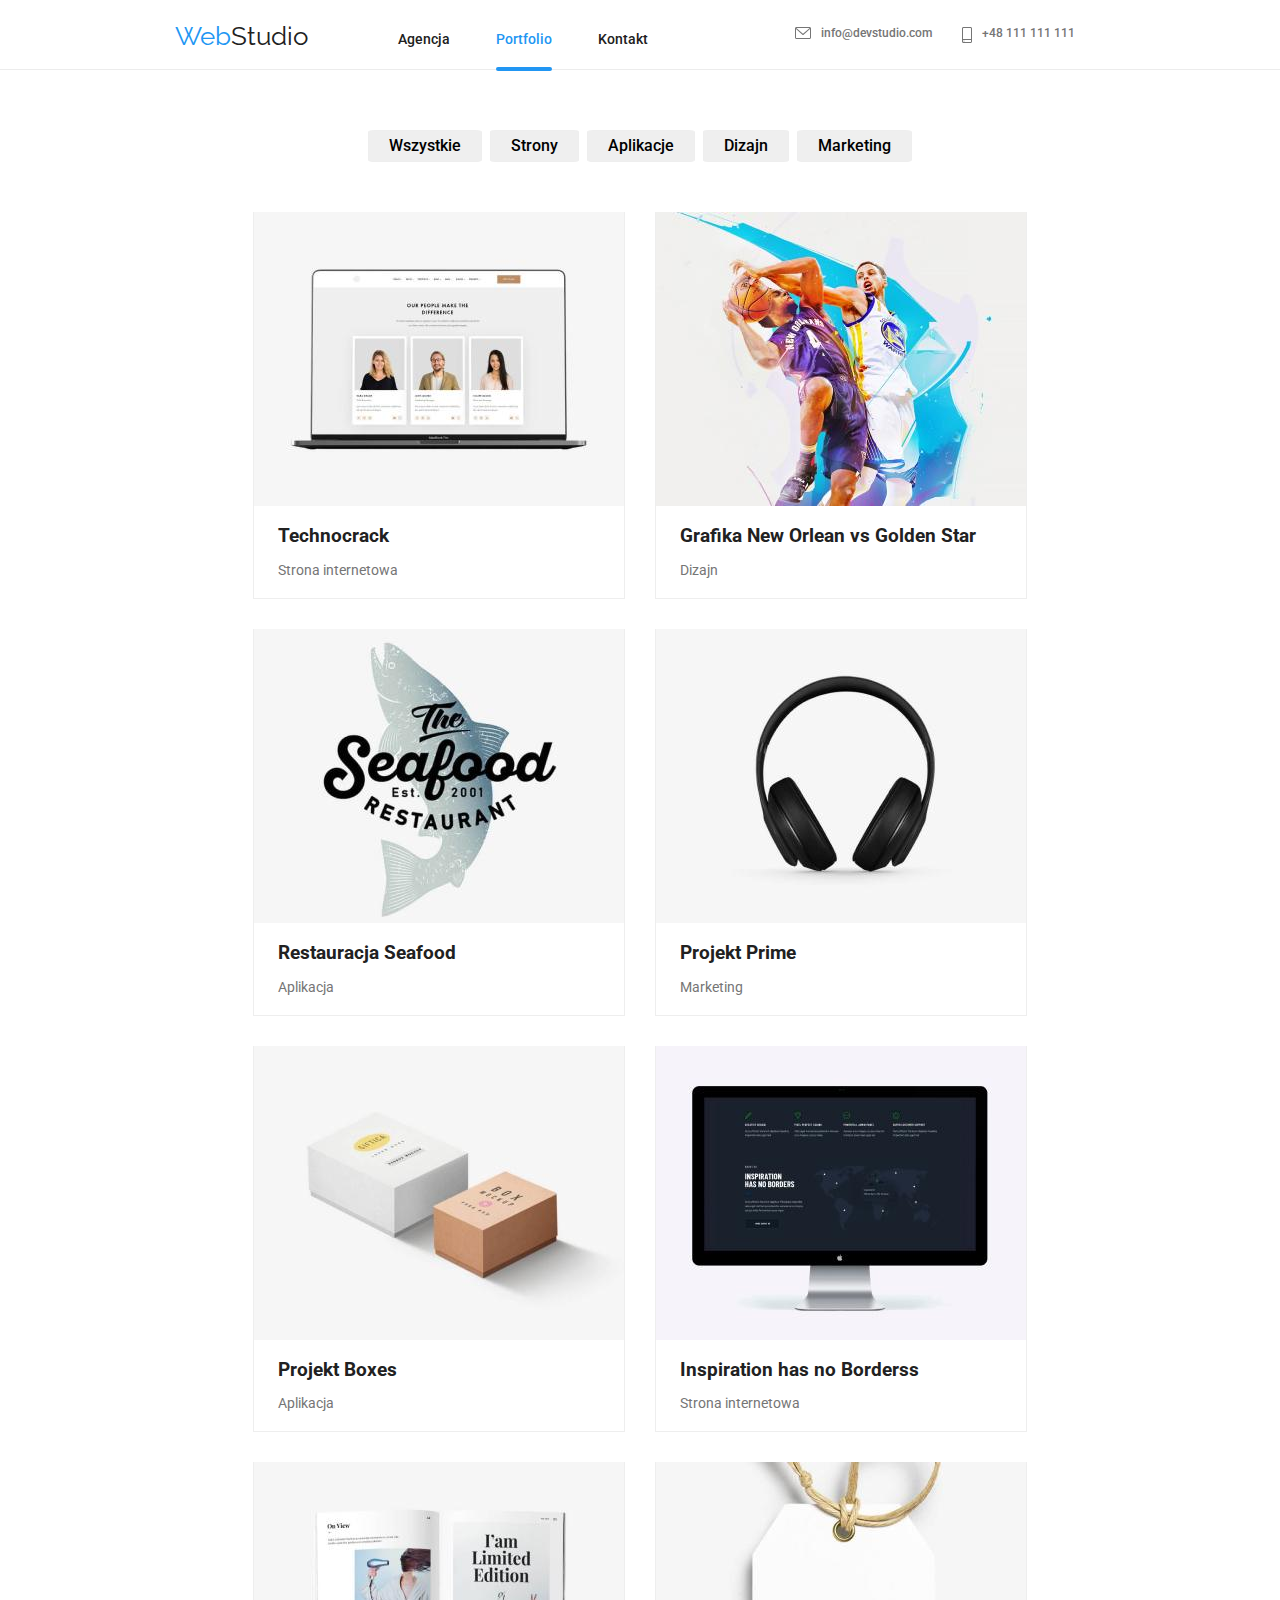
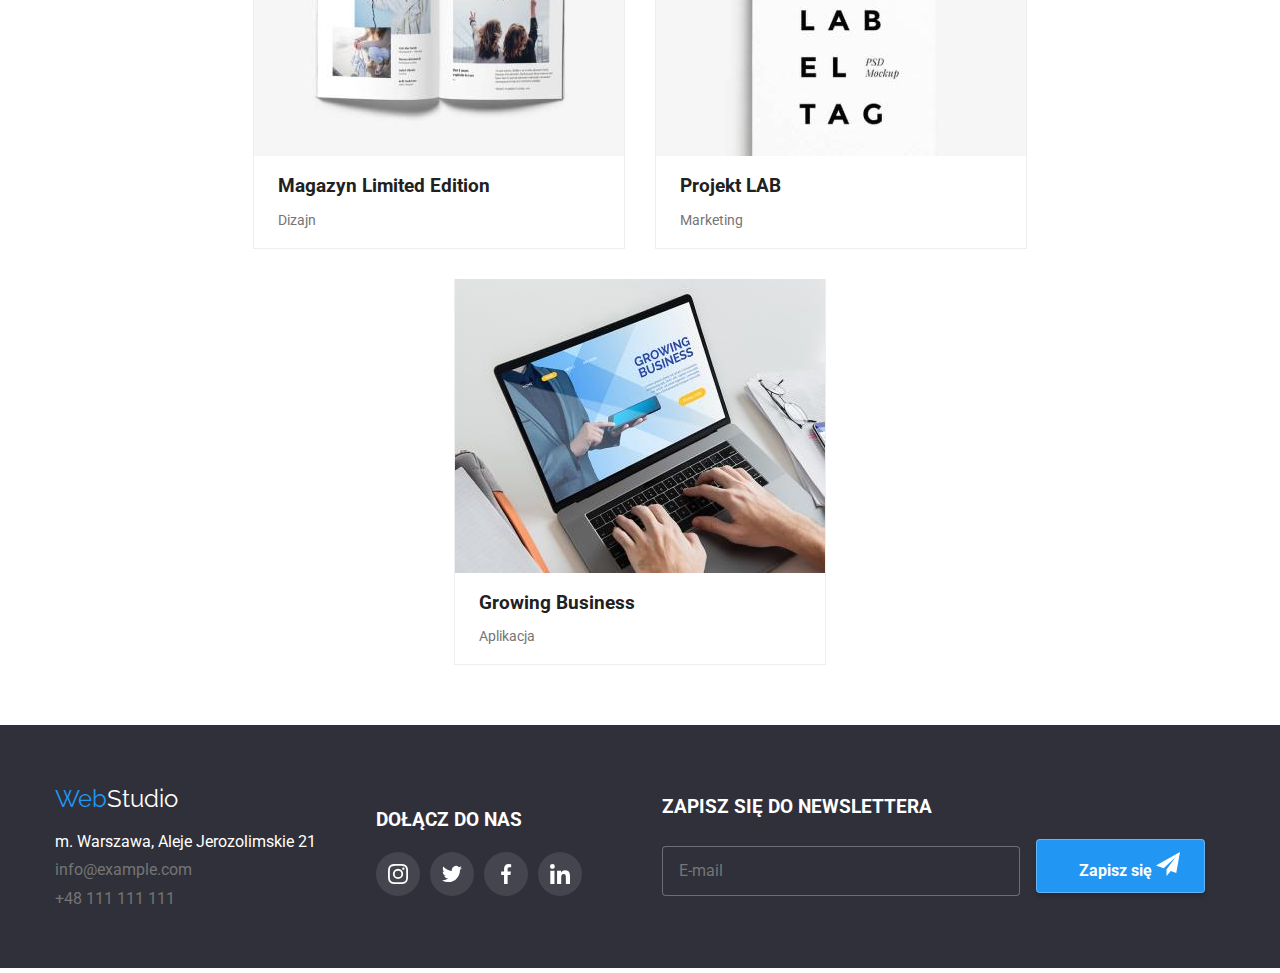
<file: portfolio.html>
<!DOCTYPE html>
<html lang="pl">
  <head>
    <meta charset="UTF-8" />
    <meta http-equiv="X-UA-Compatible" content="IE=edge" />
    <meta name="viewport" content="width=device-width, initial-scale=1.0" />
    <link rel="preconnect" href="https://fonts.googleapis.com" />
    <link rel="preconnect" href="https://fonts.gstatic.com" crossorigin />
    <link
      rel="stylesheet"
      href="css/modern-normalize.min.css"
    />
    <link
      href="https://fonts.googleapis.com/css2?family=Kaushan+Script&family=Raleway:wght@700&family=Roboto:ital,wght@0,100;0,400;0,500;0,700;0,900;1,700&display=swap"
      rel="stylesheet"
    />
    <!-- <link rel="stylesheet" href="css/styles.css" /> -->
    <link rel="stylesheet" href="css/main.min.css" /> 

    <title>Portfolio</title>
  </head>
  <body>
    <header class="header header--border">
      <div class="container header">
      <a class="logo" href="index.html" target="_blank">
        <span class="logo logo--studio">Web</span>Studio</a
      >
      <nav>
        <ul class="social-links">
          <li>
            <a class="social-links__link" href="index.html" target="_blank">Agencja</a>
          </li>
          <li>
            <a class="social-links__link social-links__link--active" href="portfolio.html" target="_blank"
              >Portfolio</a
            >
          </li>
          <li>
            <a class="social-links__link" href="kontakt.html" target="_blank">Kontakt</a>
          </li></ul>
      </nav>
      <ul class="contact-list">
        <li> 
          <a class="contact-list__link" href="mailto:info@devstudio.com"
            > <svg width="16" height="12" class="contact-list__icon contact-list__icon--hover">
              <use  href="./images/icons.svg#message"></use>
            </svg>info@devstudio.com</a
          >
        </li>
        <li>
          <a class="contact-list__link" href="tel:+48111111111">
            <svg  width="10" height="16"class="contact-list__icon contact-list__icon--hover"><use href="./images/icons.svg#phone"></use></svg>+48 111 111 111</a>
        </li>
      </ul></div>
    </header>
        <section class="section">
          <div class="container">
       <ul class="button-list">
          <li>
            <button type="button" class="button-portfolio">Wszystkie</button>
          </li>
          <li>
            <button type="button" class="button-portfolio">Strony</button>
          </li>
            <button type="button" class="button-portfolio">Aplikacje</button>
          </li>
          <li>
            <button type="button" class="button-portfolio">Dizajn</button>
          </li>
          <li>
            <button type="button" class="button-portfolio">Marketing</button>
          </li>
        </ul>
        <ul class="cards">
        <li class="cards__list">
          <figure><div class="cards__img">
              <img src="images/img6.jpg" alt=" Technocrack"/>
              <div class="cards__overlay">
                <p class="cards__desc">Technocrack jest popularną platformą wykorzystywaną do rozpowszechniania koronawirusa. Firmy wykorzystują tę platformę do celów szpiegowskich i ataków na niezabezpieczone serwery konkurencji</p>
              </div></div>
              <figcaption>
                <h3 class="cards__h3">Technocrack</h3>
                <p class="cards__paragraph">Strona internetowa</p>
              </figcaption>
            </figure>
            </li>
          <li class="cards__list">
            <figure><div class="cards__img">
              <img
                src="images/img7.jpg"
                width="370px"
                height="294px"
                alt="Grafika New Orlean vs Golden Star"
              /> <div class="cards__overlay">
                <p class="cards__desc">Technocrack jest popularną platformą wykorzystywaną do rozpowszechniania koronawirusa. Firmy wykorzystują tę platformę do celów szpiegowskich i ataków na niezabezpieczone serwery konkurencji</p>
              </div></div>
              <figcaption>
                <h3 class="cards__h3">Grafika New Orlean vs Golden Star</h3>
                <p class="cards__paragraph">Dizajn</p>
              </figcaption>
            </figure>
          </li>
          <li class="cards__list">
            <figure><div class="cards__img">
              <img
                src="images/img8.jpg"
                width="370px"
                height="294px"
                alt="Restauracja Seafood"
              /><div class="cards__overlay">
                <p class="cards__desc">Technocrack jest popularną platformą wykorzystywaną do rozpowszechniania koronawirusa. Firmy wykorzystują tę platformę do celów szpiegowskich i ataków na niezabezpieczone serwery konkurencji</p>
              </div></div>
              <figcaption>
                <h3 class="cards__h3">Restauracja Seafood</h3>
                <p class="cards__paragraph">Aplikacja</p>
              </figcaption>
            </figure>
          </li>
          <li class="cards__list">
            <figure><div class="cards__img">
              <img
                src="images/img9.jpg"
                width="370px"
                height="294px"
                alt="Projekt Prime"
              /><div class="cards__overlay">
                <p class="cards__desc">Technocrack jest popularną platformą wykorzystywaną do rozpowszechniania koronawirusa. Firmy wykorzystują tę platformę do celów szpiegowskich i ataków na niezabezpieczone serwery konkurencji</p>
              </div></div>
              <figcaption>
                <h3 class="cards__h3">Projekt Prime</h3>
                <p class="cards__paragraph">Marketing</p>
              </figcaption>
            </figure>
          </li>
          <li class="cards__list">
            <figure><div class="cards__img">
              <img
                src="images/img10.jpg"
                width="370px"
                height="294px"
                alt="Projekt Boxes"
              /><div class="cards__overlay">
                <p class="cards__desc">Technocrack jest popularną platformą wykorzystywaną do rozpowszechniania koronawirusa. Firmy wykorzystują tę platformę do celów szpiegowskich i ataków na niezabezpieczone serwery konkurencji</p>
              </div></div>
              <figcaption>
                <h3 class="cards__h3">Projekt Boxes</h3>
                <p class="cards__paragraph">Aplikacja</p>
              </figcaption>
            </figure>
          </li>
          <li class="cards__list">
            <figure><div class="cards__img">
              <img
                src="images/img11.jpg"
                width="370px"
                height="294px"
                alt="Inspiration has no Borders"
              /><div class="cards__overlay">
                <p class="cards__desc">Technocrack jest popularną platformą wykorzystywaną do rozpowszechniania koronawirusa. Firmy wykorzystują tę platformę do celów szpiegowskich i ataków na niezabezpieczone serwery konkurencji</p>
              </div></div>
              <figcaption>
                <h3 class="cards__h3">Inspiration has no Borderss</h3>
                <p class="cards__paragraph">Strona internetowa</p>
              </figcaption>
            </figure>
          </li>
          <li class="cards__list">
            <figure><div class="cards__img">
              <img
                src="images/img12.jpg"
                width="370px"
                height="294px"
                alt="Magazyn Limited Edition"
              /><div class="cards__overlay">
                <p class="cards__desc">Technocrack jest popularną platformą wykorzystywaną do rozpowszechniania koronawirusa. Firmy wykorzystują tę platformę do celów szpiegowskich i ataków na niezabezpieczone serwery konkurencji</p>
              </div></div>
              <figcaption>
                <h3 class="cards__h3">Magazyn Limited Edition</h3>
                <p class="cards__paragraph">Dizajn</p>
              </figcaption>
            </figure>
          </li>
          <li class="cards__list">
            <figure><div class="cards__img"><img
                src="images/img13.jpg"
                width="370px"
                height="294px"
                alt="Projekt LAB"
              /><div class="cards__overlay">
                <p class="cards__desc">Technocrack jest popularną platformą wykorzystywaną do rozpowszechniania koronawirusa. Firmy wykorzystują tę platformę do celów szpiegowskich i ataków na niezabezpieczone serwery konkurencji</p>
              </div></div>
              <figcaption>
                <h3 class="cards__h3">Projekt LAB</h3>
                <p class="cards__paragraph">Marketing</p>
              </figcaption>
            </figure>
          </li>
          <li class="cards__list">
            <figure><div class="cards__img">
              <img
                src="images/img14.jpg"
                width="370px"
                height="294px"
                alt="Growing Business"
              /><div class="cards__overlay">
                <p class="cards__desc">Technocrack jest popularną platformą wykorzystywaną do rozpowszechniania koronawirusa. Firmy wykorzystują tę platformę do celów szpiegowskich i ataków na niezabezpieczone serwery konkurencji</p>
              </div></div>
              <figcaption>
                <h3 class="cards__h3">Growing Business</h3>
                <p class="cards__paragraph">Aplikacja</p>
              </figcaption>
            </figure>
          </li>
        </ul></div>
      </section>
      </main>
      <footer class="footer">
        <div class="container footer--style">
        <div>
          <a class="logo-footer" href="index.html" class="logo" target="_blank">
          <span class="logo-footer logo-footer--studio">Web</span>Studio</a>
        <adress>
          <ul class="footer-links">
            <li>
              <a class="footer-links__address" href="addres.html"
                >m. Warszawa, Aleje Jerozolimskie 21</a
              >
            <li>
              <a class="footer-links__link" href="mailto:info@example.com"
                >info@example.com</a
              >
            </li>
            <li>
              <a class="footer-links__link" href="tel:+48111111111">+48 111 111 111</a>
            </li>
          </ul></adress></div>
        <div class="join-us">
          <h3 class="footer-h3"> DOŁĄCZ DO NAS</h3>
          <ul class="join-us__list">
          <li><a class="join-us__circle" href="#"><svg width="20" height="20"><use class="join-us__svg" href="./images/icons.svg#instagram"></use></svg></a></li>
          <li><a class="join-us__circle" href="#"><svg width="20" height="20"><use class="join-us__svg" href="./images/icons.svg#twitter"></use></svg></a></li>
          <li><a class="join-us__circle"href="#"><svg width="20" height="20"><use class="join-us__svg" href="./images/icons.svg#facebook"></use></svg></a></li>
          <li><a class="join-us__circle" href="#"><svg width="20" height="20"><use class="join-us__svg" href="./images/icons.svg#linkedin"></use></svg></a></li>
          </ul>
        </div>
        <div class="sign-up">
          <h3 class="footer-h3"> ZAPISZ SIĘ DO NEWSLETTERA</h3>
          <form class="sign-up__form">
          <label class="sign-up__label">
            <input type="email" name="email" class="sign-up__email" placeholder="E-mail"/>
          </label>
        <button type="submit" class="footer-button">
          Zapisz się
          <svg width="24" height="24"><use href="./images/icons.svg#form-send"></use></svg>
        </button>
      </form>  
    </div>
    </div>
      </footer>
  </body>
</html>
</file>
<file: css/styles.css>
:root {
  --headers-color: #212121;
  --logo-color: #2196f3;
  --logo-ftr: #ffffff;
  --background: #e5e5e5;
  --paragraph-color: #757575;
  --team-background-color: #f5f4fa;
  --ftr-background: #2f303a;
  --border-color: #eeeeee;
  --header-border: #ececec;
  --social-items: rgba(175, 177, 184, 1);
  --social-items-bg: rgba(255, 255, 255, 0.1);
  --team-icons: #afb1b8;
  --transition: 250ms cubic-bezier(0.4, 0, 0.2, 1);
}
:hover,
:focus {
  transition: 250ms cubic-bezier(0.4, 0, 0.2, 1);
}
* {
  padding: 0;
  margin: 0;
}
body {
  font-family: "Roboto", sans-serif;
  color: var(--headers-color);
}
.container {
  width: 1200px;
  margin: 0 auto;
}

.header {
  display: flex;
  align-items: center;
}
.header--border {
  border-bottom: 1px solid var(--header-border);
  padding: 32px 0;
}

.logo {
  font-family: "Raleway";
  font-size: 26px;
  text-decoration: none;
  color: var(--headers-color);
  display: flex;
  margin-right: 93px;
}

.logo--studio {
  color: var(--logo-color);
}

.social-links {
  text-decoration: none;
  display: inline-flex;
  list-style: none;
  font-weight: 500;
  align-items: center;
  text-decoration: none;
  column-gap: 46px;
  color: var(--headers-color);
}

.social-links__link {
  text-decoration: none;
  color: var(--headers-color);
  list-style: none;
  display: flex;
  align-items: center;
}
.social-links__link:hover,
.social-links__link:focus {
  color: var(--logo-color);
}
.link--active {
  color: var(--logo-color);
  position: relative;
}
.link--active::after {
  background: var(--logo-color);
  border-radius: 2px;
  position: absolute;
  content: "";
  width: 100%;
  height: 4px;
  bottom: -39px;
}

.contact-list {
  text-decoration: none;
  display: flex;
  list-style: none;
  color: var(--paragraph-color);
  column-gap: 20px;
  margin-left: auto;
}
.contact-list a:hover svg {
  fill: var(--logo-color);
}

.contact-list__mail {
  text-decoration: none;
  color: var(--paragraph-color);
  list-style: none;
}
.contact-list__mail:hover,
.contact-list__mail:focus {
  color: var(--logo-color);
}
.contact-list__mail-icon {
  margin-right: 10px;
  display: inline-flex;
}

.icons-active:hover,
.icons-active:focus {
  fill: var(--logo-color);
}
.contact-list__tel {
  text-decoration: none;
  color: var(--paragraph-color);
  list-style: none;
  display: inline-flex;
}
.contact-list__tel:hover,
.contact-list__tel:focus {
  color: var(--logo-color);
}
.contact-list__tel-icon {
  margin-left: 30px;
  margin-right: 10px;
}
.section {
  padding-top: 94px;
  padding-bottom: 94px;
}

.background-img {
  background: var(--headers-color);
  background: linear-gradient(
      to right,
      rgba(47, 48, 58, 0.4),
      rgba(47, 48, 58, 0.4)
    ),
    url("../images/Img15.jpg");
  background-repeat: no-repeat;
  background-size: cover;
  max-width: 1600px;
  margin: 0 auto;
}
.first-header {
  padding-top: 90px;
  padding-bottom: 90px;
}
.first-header__style {
  text-align: center;
  justify-content: center;
  display: flex;
  font-size: 44px;
  letter-spacing: 0.06em;
  color: var(--logo-ftr);
  line-height: 1.36;
  text-shadow: 0px 4px 4px rgba(0, 0, 0, 0.25);
  font-weight: 900;
  line-height: 1, 37;
}
.first-button {
  background-color: var(--logo-color);
  color: var(--logo-ftr);
  text-align: center;
  font-size: 16px;
  cursor: pointer;
  font-weight: 700;
  line-height: 1.9;
  display: flex;
  justify-content: center;
  margin: 30px auto;
  width: 200px;
  border: 1px solid rgba(0, 0, 0, 0.15);
  border-radius: 4px;
  padding: 10px 40px;
}

.possibilities-list {
  display: flex;
  align-items: center;
  column-gap: 20px;
}
.possibilities-list__item {
  display: flex;
  flex-direction: column;
  text-decoration: none;
  text-align: center;
  list-style: none;
}
.possibilities-list__div {
  width: 270px;
  height: 120px;
  background-color: var(--team-background-color);
  border: 1px solid var(--team-background-color);
  border-radius: 4%;
  margin-bottom: 30px;
}
.possibilities-list__svg {
  align-items: center;
  fill: var(--team-background-color);
  width: 70px;
  height: 70px;
  margin-top: 25px;
}

.possibilities-list__h3 {
  font-size: 14px;
  font-weight: 700;
  line-height: 1.5;
  text-decoration: none;
  display: flex;
  padding-bottom: 10px;
}
.possibilities-list__paragraph {
  font-size: 14px;
  text-decoration: none;
  color: var(--paragraph-color);
  display: flex;
  text-align: left;
}
.team-background {
  background-color: var(--team-background-color);
}

.header-secondary {
  font-size: 36px;
  color: var(--headers-color);
  text-align: center;
  display: block;
  margin-bottom: 50px;
  border-radius: 4px;
}
.section-style {
  padding-top: 0px;
}
.work-spaces {
  display: flex;
  align-items: center;
  text-decoration: none;
  list-style: none;
  justify-content: center;
  column-gap: 30px;
}
.work-spaces__list {
  text-decoration: none;
  justify-content: center;
  list-style: none;
  display: flex;
  align-items: center;
  position: relative;
  bottom: 0;
}
.work-spaces__div {
  position: absolute;
  width: 100%;
  height: 70px;
  background: rgba(47, 48, 58, 0.8);
  left: 210x;
  bottom: 0;
}
.work-spaces__paragraph {
  color: var(--logo-ftr);
  position: absolute;
  display: flex;
  text-align: center;
  justify-content: center;
  font-weight: 700;
  font-size: 14px;
  line-height: 16px;
  text-transform: uppercase;
}
.computer-app {
  padding: 27px 90px;
}
.mobile-app {
  padding: 27px 110px;
}
.graphics-solutions {
  padding: 27px 94px;
}
.team-cards {
  display: flex;
  column-gap: 30px;
  justify-content: center;
  text-align: center;
}
.team-cards__figure {
  box-shadow: 0px 1px 3px rgba(0, 0, 0, 0.12), 0px 1px 1px rgba(0, 0, 0, 0.14),
    0px 2px 1px rgba(0, 0, 0, 0.2);
  border-radius: 0px 0px 4px 4px;
  line-height: 1.5;
  display: inline;
  justify-content: center;
  text-align: center;
  background-color: var(--logo-ftr);
}
.team-cards__name {
  font-size: 16px;
  font-weight: 500;
  text-decoration: none;
  display: flex;
  justify-content: center;
  text-align: center;
  padding: 30px 99px 10px;
}
.team-cards__workplace {
  font-size: 14px;
  font-weight: 400px;
  text-decoration: none;
  color: var(--paragraph-color);
  display: flex;
  justify-content: center;
  text-align: center;
}
.team-cards--style {
  margin-top: 16px;
}
.team-cards__list {
  list-style: none;
  display: flex;
  justify-content: center;
  align-items: center;
  column-gap: 10px;
  margin-bottom: 30px;
}

.team-cards__items {
  display: flex;
  align-items: center;
  justify-content: center;
  fill: var(--team-icons);
  width: 44px;
  height: 44px;
  border-radius: 50%;
}
.team-cards__items:hover {
  background-color: var(--logo-color);
  display: flex;
  justify-content: center;
  align-items: center;
  width: 44px;
  height: 44px;
}
.team-cards__items:hover svg {
  fill: var(--logo-ftr);
}
.team-cards__svg {
  fill: var(--team-icons);
  column-gap: 30px;
  align-items: center;
  cursor: pointer;
  display: flex;
}

.customers {
  list-style: none;
  display: inline-flex;
  gap: 30px;
  align-items: center;
}

.customers__list {
  border: 1px solid var(--social-items);
  border-radius: 4%;
  display: flex;
  justify-content: center;
  align-items: center;
  width: 170px;
  height: 92px;
  cursor: pointer;
  fill: var(--logo-ftr);
}
.customers__list a {
  display: flex;
  justify-content: center;
  align-items: center;
  width: 100%;
  height: 100%;
}
.customers__list:hover {
  border: 1px solid var(--logo-color);
}
.customers__list a:hover svg {
  fill: var(--logo-color);
}

.customers__svg {
  fill: var(--social-items);
}
.footer {
  background-color: var(--ftr-background);
  text-decoration: none;
  display: block;
  align-items: center;
  padding: 60px 0px;
}
.footer--style {
  display: flex;
}
.logo-footer {
  color: var(--logo-ftr);
  text-decoration: none;
  font-size: 36px;
  font-family: "Raleway";
  display: block;
  align-items: center;
}
.footer-links {
  list-style: none;
  margin-top: 20px;
}
.footer-links__address {
  color: var(--logo-ftr);
  cursor: pointer;
  text-decoration: none;
  list-style: none;
}

.footer-links__mail {
  color: var(--paragraph-color);
  padding-top: 10px;
  list-style: none;
  text-decoration: none;
  display: block;
  align-items: center;
}
.footer-links__mail:hover,
.footer-links__mail:focus {
  color: var(--logo-color);
}
.footer-links__tel {
  color: var(--paragraph-color);
  padding-top: 10px;
  display: block;
  list-style: none;
  text-decoration: none;
  padding-bottom: 60px;
}
.footer-links__tel:hover,
.footer-links__tel:focus {
  color: var(--logo-color);
}
.join-us {
  flex-direction: column;
  justify-content: center;
  column-gap: 30px;
  margin-top: 12px;
  margin-left: 70px;
}

.footer-h3 {
  color: var(--logo-ftr);
  justify-content: center;
}
.join-us__list {
  list-style: none;
  display: flex;
}
.join-us__circle {
  padding: 12px;
  background-color: var(--social-items-bg);
  border-radius: 50%;
  display: flex;
  align-items: center;
  justify-content: center;
  margin-top: 20px;
  margin-right: 10px;
}
.join-us__circle:hover {
  background-color: var(--logo-color);
}
.join-us__circle:hover svg {
  fill: var(--logo-color);
}
.join-us__svg {
  fill: var(--logo-ftr);
  column-gap: 10px;
  align-items: center;
  cursor: pointer;
}
.sign-up {
  flex-direction: column;
  justify-content: center;
  column-gap: 30px;
  margin-top: 12px;
  margin-left: 70px;
  flex-grow: 1;
}
.sign-up__form {
  display: flex;
  align-items: center;
  margin-top: 20px;
  column-gap: 12px;
}
.sign-up__label {
  max-width: 358px;
  width: 100%;
}
.sign-up__email {
  background-color: var(--ftr-background);
  font-size: 16px;
  cursor: pointer;
  font-weight: 400;
  border-radius: 4px;
  border: 1px solid rgba(255, 255, 255, 0.3);
  filter: drop-shadow(0px 4px 4px rgba(0, 0, 0, 0.15));
  border-radius: 4px;
  padding: 15px;
  width: calc(100% - 15px);
}
.sign-up__email:hover,
.sign-up__email:focus {
  background-color: var(--ftr-background);
}
.footer-button {
  padding: 12px 24px 12px 42px;
  background-color: var(--logo-color);
  box-shadow: 0px 4px 4px rgba(0, 0, 0, 0.15);
  border: 1px solid rgba(255, 255, 255, 0.3);
  border-radius: 4px;
  cursor: pointer;
  color: var(--logo-ftr);
  font-weight: 700;
  font-size: 16px;
  display: flex;
  justify-content: center;
  align-items: center;
  column-gap: 24px;
}
.footer-button svg {
  fill: #ffffff;
}
.email {
  margin-bottom: 20px;
  background-color: var(--ftr-background);
}
.overlay {
  position: fixed;
  width: 100%;
  height: 100%;
  left: 0;
  top: 0;
  background-color: rgba(0, 0, 0, 0.2);
  display: flex;
  justify-content: center;
  align-items: center;
  transition: 250ms ease-in-out;
}
.is-hidden {
  pointer-events: none;
  visibility: hidden;
  opacity: 0;
  transform: translateX(-50%) translateY(-50%) scale(0) rotate(0deg)
    skew(40deg, 40deg);
  cursor: pointer;
}
.modal {
  width: 528px;
  height: 581px;
  background-color: #ffffff;
  position: relative;
}
.close-btn {
  width: 30px;
  height: 30px;
  border-radius: 50%;
  border: 1px solid rgba(0, 0, 0, 0.1);
  position: absolute;
  top: 8px;
  right: 8px;
  cursor: pointer;
  background-color: #ffffff;
}

.form__header {
  padding: 40px 40px 12px 40px;
  display: flex;
  justify-content: center;
  align-items: center;
  font-weight: 700;
}
.form__label {
  display: flex;
  flex-direction: column;
  padding: 0px 40px 0px 40px;
  font-weight: 400;
  font-size: 12px;
  color: rgba(117, 117, 117, 1);
}

.form__input {
  border: 1px solid rgba(33, 33, 33, 0.2);
  border-radius: 4px;
  padding: 11px 0px 11px 40px;
  margin-top: 4px;
  outline: none;
}
.form__input:focus {
  border: 1px solid var(--logo-color);
  border-radius: 4px;
}
.form__input:focus + svg {
  fill: var(--logo-color);
}
.form__svg {
  position: relative;
  bottom: 30px;
  left: 12px;
  display: flex;
  align-items: center;
  justify-content: center;
  transition: var(--transition);
}
.form__svg:focus {
  fill: var(--logo-color);
}
.form__textarea {
  padding: 11px 0px 11px 12px;
  border: 1px solid rgba(33, 33, 33, 0.2);
  border-radius: 4px;
  margin-top: 4px;
  outline: none;
}
.form__textarea:focus {
  border: 1px solid var(--logo-color);
  border-radius: 4px;
}
.form__check {
  display: inline-flex;
  justify-content: center;
  align-items: center;
  font-weight: 400;
  font-size: 14px;
  color: rgba(117, 117, 117, 1);
  margin: 20px 0px 30px 54px;
  line-height: 24px;
  letter-spacing: 0.03em;
}

.form__checkbox {
  appearance: none;
}
.form__checkbox--div {
  margin-right: 7px;
  width: 16px;
  height: 15px;
  outline: none;
  border: 2px solid rgba(33, 33, 33, 1);
  border-radius: 3px;
}
.form__checkbox--div,
.form__checkbox--div svg {
  transition: 250ms cubic-bezier(0.4, 0, 0.2, 1);
}

.form__svg-check {
  position: relative;
  display: none;
}
.form__checkbox:checked + .form__checkbox--div {
  background: var(--logo-color);
  border: 2px solid var(--logo-color);
  display: flex;
  align-items: center;
  justify-content: center;
}
.form__checkbox:checked + .form__checkbox--div svg {
  display: flex;
  align-items: center;
  justify-content: center;
  fill: var(--logo-ftr);
}

.form--statement {
  color: var(--logo-color);
  text-decoration: underline;
  line-height: 24px;
  letter-spacing: 0.03em;
  margin: 0px 3px 0px 3px;
}
.form-button {
  display: inline-flex;
  align-items: center;
  justify-content: center;
  padding: 10px 76px;
  background-color: var(--logo-color);
  box-shadow: 0px 4px 4px rgba(0, 0, 0, 0.15);
  border: 1px solid rgba(255, 255, 255, 0.3);
  border-radius: 4px;
  cursor: pointer;
  color: var(--logo-ftr);
  font-weight: 700;
  font-size: 16px;
  line-height: 30px;
  margin: 0px 164px 40px 164px;
}

.button-list {
  display: flex;
  justify-content: center;
  align-items: center;
  margin-bottom: 50px;
  list-style: none;
  text-decoration: none;
  column-gap: 8px;
}
.button-portfolio {
  font-size: 16px;
  cursor: pointer;
  font-weight: 500;
  text-decoration: none;
  display: inline-flex;
  text-align: center;
  padding: 6px 20px;
  justify-content: center;
  gap: 10px;
  border: 1px solid var(--border-color);
  border-radius: 6%;
}
.button-portfolio:hover,
.button-portfolio:focus {
  background-color: var(--logo-color);
  border-color: #2196f3;
  color: var(--logo-ftr);
  box-shadow: 0px 3px 1px rgba(0, 0, 0, 0.1), 0px 1px 2px rgba(0, 0, 0, 0.08),
    0px 2px 2px rgba(0, 0, 0, 0.12);
}
.button-portfolio:active {
  background-color: var(--logo-color);
  color: var(--logo-ftr);
}
.cards {
  display: flex;
  justify-content: center;
  flex-wrap: wrap;
  gap: 30px;
}
.cards__list {
  align-items: center;
  justify-content: center;
  border-left: 1px solid var(--border-color);
  border-right: 1px solid var(--border-color);
  border-bottom: 1px solid var(--border-color);
  list-style: none;
}
.cards__list:hover {
  box-shadow: 0px 3px 1px rgba(0, 0, 0, 0.1), 0px 1px 2px rgba(0, 0, 0, 0.08),
    0px 2px 2px rgba(0, 0, 0, 0.12);
  cursor: pointer;
}
.cards__list:hover .cards__overlay {
  transform: translateY(0);
  opacity: 1;
}
.cards__img {
  overflow: hidden;
  position: relative;
}
.cards__overlay {
  position: absolute;
  top: 0;
  left: 0;
  width: 100%;
  height: 100%;
  background-color: rgba(33, 150, 243, 0.9);
  transform: translateY(100%);
  transition: 250ms cubic-bezier(0.4, 0, 0.2, 1);
  opacity: 0;
}
.cards__desc {
  font-family: "Roboto";
  font-weight: 400;
  font-size: 18px;
  line-height: 28px;
  color: var(--logo-ftr);
  padding: 49px 45px 49px 24px;
}

.cards__h3 {
  padding: 20px 24px 4px 24px;
  margin-bottom: 10px;
}
.cards__paragraph {
  font-size: 14px;
  text-decoration: none;
  color: var(--paragraph-color);
  display: flex;
  align-items: center;
  padding: 0 24px 20px;
}
</file>
<file: css/main.min.css>
.customers{list-style:none;display:-webkit-inline-box;display:-ms-inline-flexbox;display:inline-flex;gap:30px;-webkit-box-align:center;-ms-flex-align:center;align-items:center;-ms-flex-wrap:wrap;flex-wrap:wrap;align-items:center;-webkit-box-pack:center;-ms-flex-pack:center;justify-content:center}.customers__list{border:1px solid #afb1b8;border-radius:4%;display:-webkit-box;display:-ms-flexbox;display:flex;-webkit-box-pack:center;-ms-flex-pack:center;justify-content:center;-webkit-box-align:center;-ms-flex-align:center;align-items:center;width:210px;height:92px;cursor:pointer;fill:#afb1b8}.customers__list:hover{border:1px solid #2196f3;-webkit-transition:250ms cubic-bezier(0.4, 0, 0.2, 1);transition:250ms cubic-bezier(0.4, 0, 0.2, 1)}.customers__list:hover svg{fill:#2196f3;-webkit-transition:250ms cubic-bezier(0.4, 0, 0.2, 1);transition:250ms cubic-bezier(0.4, 0, 0.2, 1)}.customers__list__svg{fill:#afb1b8}@media(min-width: 768px){.container{max-width:768px;-webkit-box-pack:center;-ms-flex-pack:center;justify-content:center;-webkit-box-align:Center;-ms-flex-align:Center;align-items:Center}}@media(min-width: 1200px){.customers{max-width:1200px;-webkit-box-orient:horizontal;-webkit-box-direction:normal;-ms-flex-direction:row;flex-direction:row;-ms-flex-wrap:nowrap;flex-wrap:nowrap;gap:30px}.customers__list{width:170px}}.section{padding-top:94px;padding-bottom:94px}.background-img{background:#212121;background-image:-webkit-gradient(linear, left top, left bottom, from(rgba(47, 48, 58, 0.4)), color-stop(40%), to(rgba(47, 48, 58, 0.4))),image-set(url("../images/Img15.jpg") 1x, url("../images/BGM2x.jpg") 2x);background-image:linear-gradient(rgba(47, 48, 58, 0.4), 40%, rgba(47, 48, 58, 0.4)),image-set(url("../images/Img15.jpg") 1x, url("../images/BGM2x.jpg") 2x);background-image:-webkit-gradient(linear, left top, left bottom, from(rgba(47, 48, 58, 0.4)), color-stop(40%), to(rgba(47, 48, 58, 0.4))),-webkit-image-set(url("../images/Img15.jpg") 1x, url("../images/BGM2x.jpg") 2x);background-image:linear-gradient(rgba(47, 48, 58, 0.4), 40%, rgba(47, 48, 58, 0.4)),-webkit-image-set(url("../images/Img15.jpg") 1x, url("../images/BGM2x.jpg") 2x);background-repeat:no-repeat;background-position:center;background-size:cover;max-width:1600px;margin:0 auto;width:100%}.first-header__container{display:block}.first-header__style{text-align:center;-webkit-box-pack:center;-ms-flex-pack:center;justify-content:center;display:block;font-size:26px;letter-spacing:.06em;color:#fff;line-height:1.36;text-shadow:0px 4px 4px rgba(0,0,0,.25);font-weight:900;line-height:1,37;padding-top:80px}.first-header__button{background-color:#2196f3;color:#fff;text-align:center;font-size:16px;cursor:pointer;font-weight:700;line-height:1.9;display:block;-webkit-box-pack:center;-ms-flex-pack:center;justify-content:center;margin:30px auto;width:200px;border:1px solid rgba(0,0,0,.15);border-radius:4px;padding:10px 40px}@media(min-width: 768px){.background-img{background-image:-webkit-gradient(linear, left top, left bottom, from(rgba(47, 48, 58, 0.4)), color-stop(40%), to(rgba(47, 48, 58, 0.4))),image-set(url("../images/BGTx1.jpg") 1x, url("../images/BGTx2.jpg") 2x);background-image:linear-gradient(rgba(47, 48, 58, 0.4), 40%, rgba(47, 48, 58, 0.4)),image-set(url("../images/BGTx1.jpg") 1x, url("../images/BGTx2.jpg") 2x);background-image:-webkit-gradient(linear, left top, left bottom, from(rgba(47, 48, 58, 0.4)), color-stop(40%), to(rgba(47, 48, 58, 0.4))),-webkit-image-set(url("../images/BGTx1.jpg") 1x, url("../images/BGTx2.jpg") 2x);background-image:linear-gradient(rgba(47, 48, 58, 0.4), 40%, rgba(47, 48, 58, 0.4)),-webkit-image-set(url("../images/BGTx1.jpg") 1x, url("../images/BGTx2.jpg") 2x)}}@media(min-width: 1200px){.first-header__style{text-align:center;-webkit-box-pack:center;-ms-flex-pack:center;justify-content:center;display:-webkit-box;display:-ms-flexbox;display:flex;font-size:44px;letter-spacing:.06em;color:#fff;line-height:1.36;text-shadow:0px 4px 4px rgba(0,0,0,.25);font-weight:900;line-height:1,37;padding-top:80px}.first-header__button{background-color:#2196f3;color:#fff;text-align:center;font-size:16px;cursor:pointer;font-weight:700;line-height:1.9;display:-webkit-box;display:-ms-flexbox;display:flex;-webkit-box-pack:center;-ms-flex-pack:center;justify-content:center;margin:30px auto;width:200px;border:1px solid rgba(0,0,0,.15);border-radius:4px;padding:10px 40px;margin-bottom:200px}}.footer{background-color:#2f303a;text-decoration:none;display:block;-webkit-box-align:center;-ms-flex-align:center;align-items:center;padding:60px 0px}.logo-footer{color:#fff;text-decoration:none;font-family:"Raleway";-webkit-box-align:center;-ms-flex-align:center;align-items:center;font-size:24px;-webkit-box-pack:center;-ms-flex-pack:center;justify-content:center;display:-webkit-box;display:-ms-flexbox;display:flex}.logo-footer--studio{color:#2196f3}.footer-links{list-style:none;margin-top:20px}.footer-links__address{color:#fff;cursor:pointer;text-decoration:none;list-style:none;text-align:center;display:block}.footer-links__link{color:#757575;padding-top:10px;list-style:none;text-decoration:none;display:-webkit-box;display:-ms-flexbox;display:flex;-webkit-box-pack:center;-ms-flex-pack:center;justify-content:center;-webkit-box-align:center;-ms-flex-align:center;align-items:center;text-align:center}.footer-links__link:hover,.footer-links__link:focus{color:#2196f3}.join-us{-webkit-box-orient:vertical;-webkit-box-direction:normal;-ms-flex-direction:column;flex-direction:column;-webkit-box-pack:center;-ms-flex-pack:center;justify-content:center;-webkit-column-gap:30px;-moz-column-gap:30px;column-gap:30px;margin-top:60px}.join-us__list{list-style:none;display:-webkit-box;display:-ms-flexbox;display:flex;-webkit-box-align:center;-ms-flex-align:center;align-items:center;-webkit-box-pack:center;-ms-flex-pack:center;justify-content:center;list-style:none}.join-us__circle{padding:12px;background-color:rgba(255,255,255,.1);border-radius:50%;display:-webkit-box;display:-ms-flexbox;display:flex;-webkit-box-align:center;-ms-flex-align:center;align-items:center;-webkit-box-pack:center;-ms-flex-pack:center;justify-content:center;margin-top:20px;margin-right:10px;fill:#fff}.join-us__circle:hover{background-color:#2196f3}.footer-h3{color:#fff;-webkit-box-pack:center;-ms-flex-pack:center;justify-content:center;display:-webkit-box;display:-ms-flexbox;display:flex;-webkit-box-align:center;-ms-flex-align:center;align-items:center}.sign-up{-webkit-box-orient:vertical;-webkit-box-direction:normal;-ms-flex-direction:column;flex-direction:column;-webkit-box-pack:center;-ms-flex-pack:center;justify-content:center;-webkit-column-gap:30px;-moz-column-gap:30px;column-gap:30px;margin-top:60px;text-align:center;display:-webkit-box;display:-ms-flexbox;display:flex;-webkit-box-flex:1;-ms-flex-positive:1;flex-grow:1}.sign-up__form{display:block;margin-top:20px;-webkit-box-align:center;-ms-flex-align:center;align-items:center;-webkit-box-pack:center;-ms-flex-pack:center;justify-content:center}.sign-up__email{background-color:#2f303a;font-size:16px;cursor:pointer;font-weight:400;border:1px solid rgba(255,255,255,.3);border-radius:4px;padding:15px 16px;-ms-flex-wrap:wrap;flex-wrap:wrap;width:calc(100% - 30px)}.sign-up__email:hover{background-color:#2f303a}.footer-button{padding:12px 24px 12px 42px;background-color:#2196f3;-webkit-box-shadow:0px 4px 4px rgba(0,0,0,.15);box-shadow:0px 4px 4px rgba(0,0,0,.15);border:1px solid rgba(255,255,255,.3);border-radius:4px;cursor:pointer;color:#fff;font-weight:700;font-size:16px;fill:#fff;margin-top:24px}.footer-svg{display:-webkit-inline-box;display:-ms-inline-flexbox;display:inline-flex;-webkit-box-pack:center;-ms-flex-pack:center;justify-content:center;-webkit-box-align:Center;-ms-flex-align:Center;align-items:Center;text-align:center;margin-left:10px;margin-bottom:-5px}@media(min-width: 768px){.footer--style{display:-webkit-box;display:-ms-flexbox;display:flex;-webkit-box-orient:horizontal;-webkit-box-direction:normal;-ms-flex-direction:row;flex-direction:row;-ms-flex-wrap:wrap;flex-wrap:wrap;-ms-flex-pack:distribute;justify-content:space-around}.join-us{margin-top:0}.sign-up{margin:0 200px;margin-top:60px}.sign-up__email{max-width:calc(100% - 120px)}}@media(min-width: 1200px){.logo-footer{-webkit-box-pack:start;-ms-flex-pack:start;justify-content:flex-start}.footer-style{-webkit-box-pack:justify;-ms-flex-pack:justify;justify-content:space-between;-ms-flex-wrap:nowrap;flex-wrap:nowrap;text-align:left}.join-us{margin-top:12px;margin-left:60px}.sign-up{margin:0 0 0 70px;text-align:left}.sign-up__email{width:358px}.footer-links__link{-webkit-box-pack:start;-ms-flex-pack:start;justify-content:flex-start}.footer-h3{-webkit-box-pack:start;-ms-flex-pack:start;justify-content:flex-start}.footer-button{margin:0 0 0 12px}}.overlay{position:fixed;width:100%;height:100%;left:0;top:0;background-color:rgba(0,0,0,.2);display:-webkit-box;display:-ms-flexbox;display:flex;-webkit-box-pack:center;-ms-flex-pack:center;justify-content:center;-webkit-box-align:center;-ms-flex-align:center;align-items:center;-webkit-transition:250ms ease-in-out;transition:250ms ease-in-out}.overlay.is-hidden{pointer-events:none;visibility:hidden;opacity:0;-webkit-transform:translateX(-50%) translateY(-50%) scale(0) rotate(0deg) skew(40deg, 40deg);transform:translateX(-50%) translateY(-50%) scale(0) rotate(0deg) skew(40deg, 40deg);cursor:pointer}.modal{max-width:450px;width:calc(100% - 20px);background-color:#fff;position:relative}.close-btn{width:30px;height:30px;border-radius:50%;border:1px solid rgba(0,0,0,.1);position:absolute;top:8px;right:8px;cursor:pointer;background-color:#fff}.form{margin:0 10px}.form__header{display:-webkit-box;display:-ms-flexbox;display:flex;-webkit-box-pack:center;-ms-flex-pack:center;justify-content:center;-webkit-box-align:center;-ms-flex-align:center;align-items:center;font-weight:700;text-align:center;margin-top:40px;margin-bottom:30px}.form__label{display:-webkit-box;display:-ms-flexbox;display:flex;-webkit-box-orient:vertical;-webkit-box-direction:normal;-ms-flex-direction:column;flex-direction:column;padding:0px 40px 0px 40px;font-weight:400;font-size:12px;color:#757575}.form__input{border:1px solid rgba(33,33,33,.2);border-radius:4px;padding:11px 0px 11px 40px;margin-top:4px;outline:none}.form__input:focus{border:1px solid #2196f3;border-radius:4px;-webkit-transition:250ms cubic-bezier(0.4, 0, 0.2, 1);transition:250ms cubic-bezier(0.4, 0, 0.2, 1)}.form__input:focus+.form__svg{fill:#2196f3}.form__svg{position:relative;bottom:30px;left:12px;display:-webkit-box;display:-ms-flexbox;display:flex;-webkit-box-align:center;-ms-flex-align:center;align-items:center;-webkit-box-pack:center;-ms-flex-pack:center;justify-content:center;-webkit-transition:250ms cubic-bezier(0.4, 0, 0.2, 1);transition:250ms cubic-bezier(0.4, 0, 0.2, 1)}.form__textarea{padding:11px 0px 11px 12px;border:1px solid rgba(33,33,33,.2);border-radius:4px;margin-top:4px;outline:none}.form__textarea:focus{border:1px solid #2196f3;border-radius:4px}.form__check{display:-webkit-box;display:-ms-flexbox;display:flex;-webkit-box-pack:center;-ms-flex-pack:center;justify-content:center;-webkit-box-align:center;-ms-flex-align:center;align-items:center;-ms-flex-wrap:wrap;flex-wrap:wrap;font-weight:400;font-size:12px;color:#757575;margin:20px 10px 20px 4px;line-height:24px;letter-spacing:.03em}.form__checkbox{-webkit-appearance:none;-moz-appearance:none;appearance:none}.form__checkbox:checked+.form__checkbox--div{background:#2196f3;border:2px solid #2196f3;display:-webkit-box;display:-ms-flexbox;display:flex;-webkit-box-align:center;-ms-flex-align:center;align-items:center;-webkit-box-pack:center;-ms-flex-pack:center;justify-content:center}.form__checkbox:checked+.form__checkbox--div .form__svg-check{display:-webkit-box;display:-ms-flexbox;display:flex;-webkit-box-align:center;-ms-flex-align:center;align-items:center;-webkit-box-pack:center;-ms-flex-pack:center;justify-content:center;fill:#fff}.form__checkbox--div{margin-right:7px;width:16px;height:15px;outline:none;border:2px solid #212121;border-radius:3px}.form__svg-check{position:relative;display:none}.form--statement{color:#2196f3;text-decoration:underline;line-height:24px;font-size:12px;letter-spacing:.03em;margin:0px 3px 0px 3px}.form-button{padding:10px 76px;background-color:#2196f3;-webkit-box-shadow:0px 4px 4px rgba(0,0,0,.15);box-shadow:0px 4px 4px rgba(0,0,0,.15);border:1px solid rgba(255,255,255,.3);border-radius:4px;cursor:pointer;color:#fff;font-weight:700;font-size:16px;line-height:30px;text-align:center;margin:30px auto;display:-webkit-box;display:-ms-flexbox;display:flex;-webkit-box-pack:center;-ms-flex-pack:center;justify-content:center;-webkit-box-align:Center;-ms-flex-align:Center;align-items:Center}@media(min-width: 768px){.modal{-webkit-box-pack:center;-ms-flex-pack:center;justify-content:center;-webkit-box-align:center;-ms-flex-align:center;align-items:center;display:-webkit-box;display:-ms-flexbox;display:flex}}:hover,:focus{-webkit-transition:250ms cubic-bezier(0.4, 0, 0.2, 1);transition:250ms cubic-bezier(0.4, 0, 0.2, 1)}*{padding:0;margin:0}body{font-family:"Roboto",sans-serif;color:#212121}img{display:block;max-width:100%;height:auto}.header{display:-webkit-box;display:-ms-flexbox;display:flex}.header--border{border-bottom:1px solid #ececec;padding:16px 0}.container{width:100%;max-width:1200px;margin:0 auto;padding:0 15px}.logo{font-family:"Raleway";font-size:24px;text-decoration:none;color:#212121;display:-webkit-box;display:-ms-flexbox;display:flex;margin-left:15px}.logo--studio{color:#2196f3}.social-links{text-decoration:none;list-style:none;font-weight:500;-webkit-box-align:center;-ms-flex-align:center;align-items:center;text-decoration:none;-webkit-column-gap:46px;-moz-column-gap:46px;column-gap:46px;color:#212121;display:-webkit-inline-box;display:-ms-inline-flexbox;display:inline-flex;display:none}.social-links__link{text-decoration:none;color:#212121;list-style:none;display:-webkit-box;display:-ms-flexbox;display:flex;-webkit-box-align:center;-ms-flex-align:center;align-items:center}.social-links__link:hover,.social-links__link:focus{color:#2196f3}.social-links__link--active{color:#2196f3;position:relative}.social-links__link--active::after{background:#2196f3;border-radius:2px;position:absolute;content:"";width:100%;height:4px;bottom:-39px}.contact-list{text-decoration:none;list-style:none;color:#757575;-webkit-column-gap:30px;-moz-column-gap:30px;column-gap:30px;margin-left:auto;display:none}.contact-list__link{text-decoration:none;color:#757575;list-style:none}.contact-list__link:hover,.contact-list__link:focus{color:#2196f3}.contact-list__link:hover .contact-list__icon--hover,.contact-list__link:focus .contact-list__icon--hover{fill:#2196f3}.contact-list__icon{margin-right:10px;display:-webkit-inline-box;display:-ms-inline-flexbox;display:inline-flex;fill:#757575}.icons-active:hover,.icons-active:focus{fill:#2196f3;display:none}.menu-toggle{border-style:none;background-color:#fff;cursor:pointer;margin-right:10px}.menu-toggle:hover svg{fill:#2196f3}@media(min-width: 768px){.header--border{padding-top:30px}.social-links{text-decoration:none;list-style:none;font-weight:500;display:-webkit-box;display:-ms-flexbox;display:flex;-webkit-box-align:center;-ms-flex-align:center;align-items:center;text-decoration:none;-webkit-box-pack:center;-ms-flex-pack:center;justify-content:center;text-align:center;-webkit-column-gap:60px;-moz-column-gap:60px;column-gap:60px;color:#212121;padding-top:5px;margin-left:90px;font-size:14px}.social-links__link{text-decoration:none;color:#212121;list-style:none}.social-links__link:hover,.social-links__link:focus{color:#2196f3}.social-links__link--active{color:#2196f3;position:relative}.social-links__link--active::after{background:#2196f3;border-radius:2px;position:absolute;content:"";width:100%;height:4px;bottom:-32px}.contact-list{text-decoration:none;display:-webkit-box;display:-ms-flexbox;display:flex;-webkit-box-orient:vertical;-webkit-box-direction:normal;-ms-flex-direction:column;flex-direction:column;list-style:none;color:#757575;margin-right:15px}.contact-list__link{text-decoration:none;color:#757575;list-style:none;display:-webkit-box;display:-ms-flexbox;display:flex;margin-bottom:10px;font-size:12px;font-weight:500}.contact-list__link:hover,.contact-list__link:focus{color:#2196f3}.contact-list__link:hover .contact-list__icon--hover,.contact-list__link:focus .contact-list__icon--hover{fill:#2196f3}.contact-list__icon{margin-right:10px;display:-webkit-inline-box;display:-ms-inline-flexbox;display:inline-flex;fill:#757575}.icons-active:hover,.icons-active:focus{fill:#2196f3}.menu-toggle{display:none}}@media(min-width: 1200px){.header{margin-top:-5px}.logo{font-size:26px;padding:0;margin-left:60px}.logo--studio{color:#2196f3;margin-right:0}.social-links{-webkit-column-gap:46px;-moz-column-gap:46px;column-gap:46px}.social-links__link::after{bottom:-24px}.contact-list{display:-webkit-inline-box;display:-ms-inline-flexbox;display:inline-flex;-webkit-column-gap:30px;-moz-column-gap:30px;column-gap:30px;-webkit-box-orient:horizontal;-webkit-box-direction:normal;-ms-flex-direction:row;flex-direction:row;margin-right:150px;padding-top:7px}.contact-list__link{text-decoration:none;color:#757575;list-style:none}.contact-list__icon{margin-right:10px;display:-webkit-box;display:-ms-flexbox;display:flex;fill:#757575}.icons-active:hover,.icons-active:focus{fill:#2196f3}}.button-list{display:-webkit-box;display:-ms-flexbox;display:flex;-webkit-box-pack:center;-ms-flex-pack:center;justify-content:center;-webkit-box-align:center;-ms-flex-align:center;align-items:center;margin-bottom:50px;list-style:none;text-decoration:none;-webkit-column-gap:8px;-moz-column-gap:8px;column-gap:8px}.button-portfolio{font-size:16px;cursor:pointer;font-weight:500;text-decoration:none;display:-webkit-inline-box;display:-ms-inline-flexbox;display:inline-flex;text-align:center;padding:6px 20px;-webkit-box-pack:center;-ms-flex-pack:center;justify-content:center;gap:10px;border:1px solid #eee;border-radius:6%}.button-portfolio:hover,.button-portfolio:focus{background-color:#2196f3;color:#fff;-webkit-box-shadow:0px 3px 1px rgba(0,0,0,.1),0px 1px 2px rgba(0,0,0,.08),0px 2px 2px rgba(0,0,0,.12);box-shadow:0px 3px 1px rgba(0,0,0,.1),0px 1px 2px rgba(0,0,0,.08),0px 2px 2px rgba(0,0,0,.12);border-color:#2196f3}.cards{display:-webkit-box;display:-ms-flexbox;display:flex;-webkit-box-pack:center;-ms-flex-pack:center;justify-content:center;-ms-flex-wrap:wrap;flex-wrap:wrap;gap:30px}.cards__list{-webkit-box-align:center;-ms-flex-align:center;align-items:center;-webkit-box-pack:center;-ms-flex-pack:center;justify-content:center;border-left:1px solid #eee;border-right:1px solid #eee;border-bottom:1px solid #eee;list-style:none}.cards__list:hover{-webkit-box-shadow:0px 3px 1px rgba(0,0,0,.1),0px 1px 2px rgba(0,0,0,.08),0px 2px 2px rgba(0,0,0,.12);box-shadow:0px 3px 1px rgba(0,0,0,.1),0px 1px 2px rgba(0,0,0,.08),0px 2px 2px rgba(0,0,0,.12);cursor:pointer}.cards__list:hover .cards__overlay{-webkit-transform:translateY(0);transform:translateY(0)}.cards__img{overflow:hidden;position:relative}.cards__overlay{position:absolute;top:0;left:0;width:100%;height:100%;background-color:rgba(33,150,243,.9);-webkit-transform:translateY(110%);transform:translateY(110%);-webkit-transition:250ms cubic-bezier(0.4, 0, 0.2, 1);transition:250ms cubic-bezier(0.4, 0, 0.2, 1)}.cards__desc{font-family:"Roboto",sans-serif;font-weight:400;font-size:18px;line-height:28px;color:#fff;padding:49px 45px 49px 24px}.cards__h3{padding:20px 24px 4px 24px;margin-bottom:10px}.cards__paragraph{font-size:14px;text-decoration:none;color:#757575;display:-webkit-box;display:-ms-flexbox;display:flex;-webkit-box-align:center;-ms-flex-align:center;align-items:center;padding:0 24px 20px}.section{padding-top:60px;padding-bottom:60px}.possibilities-list{-webkit-box-orient:vertical;-webkit-box-direction:normal;-ms-flex-direction:column;flex-direction:column;margin-bottom:0}.possibilities-list__item{display:-webkit-box;display:-ms-flexbox;display:flex;-webkit-box-orient:vertical;-webkit-box-direction:normal;-ms-flex-direction:column;flex-direction:column;text-decoration:none;text-align:center;list-style:none;margin:0 15px}.possibilities-list__div{background-color:#f5f4fa;border:1px solid #f5f4fa;border-radius:4%;margin-bottom:30px;width:calc(100% - 5px);height:120px}.possibilities-list__svg{-webkit-box-align:center;-ms-flex-align:center;align-items:center;fill:#f5f4fa;width:70px;height:70px;margin-top:25px}.possibilities-list__h3{font-size:14px;font-weight:700;line-height:1.5;text-decoration:none;display:-webkit-box;display:-ms-flexbox;display:flex;padding-bottom:10px;-webkit-box-pack:center;-ms-flex-pack:center;justify-content:center;-webkit-box-align:center;-ms-flex-align:center;align-items:center}.possibilities-list__paragraph{font-size:14px;text-decoration:none;color:#757575;display:-webkit-box;display:-ms-flexbox;display:flex;text-align:left;margin-bottom:30px}@media(min-width: 768px){.possibilities-list{display:-webkit-box;display:-ms-flexbox;display:flex;-ms-flex-wrap:wrap;flex-wrap:wrap;-webkit-box-orient:horizontal;-webkit-box-direction:normal;-ms-flex-direction:row;flex-direction:row;gap:30px;-webkit-box-align:center;-ms-flex-align:center;align-items:center}.possibilities-list__item{display:-webkit-inline-box;display:-ms-inline-flexbox;display:inline-flex;text-decoration:none;width:100%;margin:0;-ms-flex-preferred-size:calc((100% - 30px)/2);flex-basis:calc((100% - 30px)/2)}.possibilities-list__div{background-color:#f5f4fa;border:1px solid #f5f4fa;border-radius:4%;margin-bottom:30px;height:120px;-webkit-box-pack:Center;-ms-flex-pack:Center;justify-content:Center;-webkit-box-align:Center;-ms-flex-align:Center;align-items:Center}.possibilities-list__svg{-webkit-box-align:center;-ms-flex-align:center;align-items:center;fill:#f5f4fa;width:70px;height:70px;margin-top:25px}.possibilities-list__h3{font-size:14px;font-weight:700;line-height:1.5;text-decoration:none;padding-bottom:10px;text-align:left;-webkit-box-pack:start;-ms-flex-pack:start;justify-content:flex-start;display:-webkit-box;display:-ms-flexbox;display:flex}.possibilities-list__paragraph{font-size:14px;text-decoration:none;color:#757575;display:-webkit-box;display:-ms-flexbox;display:flex;text-align:left;margin-bottom:30px}}@media(min-width: 1200px){.possibilities-list{-ms-flex-wrap:nowrap;flex-wrap:nowrap}}.team-background{background-color:#f5f4fa}.header-secondary{font-size:36px;color:#212121;text-align:center;display:block;margin-bottom:50px;border-radius:4px}.section-style{padding-top:0px;display:none}.work-spaces{display:-webkit-box;display:-ms-flexbox;display:flex;-webkit-box-align:center;-ms-flex-align:center;align-items:center;text-decoration:none;list-style:none;-webkit-box-pack:center;-ms-flex-pack:center;justify-content:center;-webkit-column-gap:30px;-moz-column-gap:30px;column-gap:30px}.work-spaces__list{text-decoration:none;-webkit-box-pack:center;-ms-flex-pack:center;justify-content:center;list-style:none;display:-webkit-box;display:-ms-flexbox;display:flex;-webkit-box-align:center;-ms-flex-align:center;align-items:center;position:relative;bottom:0}.work-spaces__div{position:absolute;width:100%;height:70px;background:rgba(47,48,58,.8);left:210x;bottom:0;display:-webkit-box;display:-ms-flexbox;display:flex;-webkit-box-align:center;-ms-flex-align:center;align-items:center;-webkit-box-pack:center;-ms-flex-pack:center;justify-content:center}.work-spaces__paragraph{color:#fff;font-weight:700;font-size:14px;line-height:16px;text-transform:uppercase;bottom:0;display:-webkit-box;display:-ms-flexbox;display:flex;-webkit-box-align:center;-ms-flex-align:center;align-items:center;-webkit-box-pack:center;-ms-flex-pack:center;justify-content:center}@media(min-width: 1200px){.section-style{display:-webkit-box;display:-ms-flexbox;display:flex}}.team-cards{display:-webkit-box;display:-ms-flexbox;display:flex;-webkit-box-pack:center;-ms-flex-pack:center;justify-content:center;text-align:center;-webkit-box-orient:vertical;-webkit-box-direction:normal;-ms-flex-direction:column;flex-direction:column}.team-cards__figure{-webkit-box-shadow:0px 1px 3px rgba(0,0,0,.12),0px 1px 1px rgba(0,0,0,.14),0px 2px 1px rgba(0,0,0,.2);box-shadow:0px 1px 3px rgba(0,0,0,.12),0px 1px 1px rgba(0,0,0,.14),0px 2px 1px rgba(0,0,0,.2);border-radius:0px 0px 4px 4px;line-height:1.5;display:-webkit-box;display:-ms-flexbox;display:flex;-webkit-box-orient:vertical;-webkit-box-direction:normal;-ms-flex-direction:column;flex-direction:column;-webkit-box-pack:center;-ms-flex-pack:center;justify-content:center;text-align:center;background-color:#fff;margin-left:15px;margin-right:15px;margin-bottom:30px}.team-cards__name{font-size:16px;font-weight:500;text-decoration:none;display:-webkit-box;display:-ms-flexbox;display:flex;-webkit-box-pack:center;-ms-flex-pack:center;justify-content:center;text-align:center;padding:30px 0px 10px 0}.team-cards__workplace{font-size:14px;font-weight:400px;text-decoration:none;color:#757575;display:-webkit-box;display:-ms-flexbox;display:flex;-webkit-box-pack:center;-ms-flex-pack:center;justify-content:center;text-align:center}.team-cards--style{margin-top:16px}.team-cards__list{list-style:none;display:-webkit-box;display:-ms-flexbox;display:flex;-webkit-box-pack:center;-ms-flex-pack:center;justify-content:center;-webkit-box-align:center;-ms-flex-align:center;align-items:center;-webkit-column-gap:10px;-moz-column-gap:10px;column-gap:10px;margin-bottom:30px}.team-cards__items{display:-webkit-box;display:-ms-flexbox;display:flex;-webkit-box-align:center;-ms-flex-align:center;align-items:center;-webkit-box-pack:center;-ms-flex-pack:center;justify-content:center;fill:#afb1b8;width:44px;height:44px;border-radius:50%}.team-cards__items:hover{background-color:#2196f3;display:-webkit-box;display:-ms-flexbox;display:flex;-webkit-box-pack:center;-ms-flex-pack:center;justify-content:center;-webkit-box-align:center;-ms-flex-align:center;align-items:center;width:44px;height:44px;fill:#fff}.team-cards__items__svg{fill:#afb1b8;-webkit-column-gap:30px;-moz-column-gap:30px;column-gap:30px;-webkit-box-align:center;-ms-flex-align:center;align-items:center;cursor:pointer;display:-webkit-box;display:-ms-flexbox;display:flex}@media(min-width: 768px){.team-cards{-ms-flex-preferred-size:calc((100% - 30px)/2);flex-basis:calc((100% - 30px)/2)}.team{display:-webkit-box;display:-ms-flexbox;display:flex;-webkit-box-orient:horizontal;-webkit-box-direction:normal;-ms-flex-direction:row;flex-direction:row;-ms-flex-wrap:wrap;flex-wrap:wrap}}@media(min-width: 1200px){.team{-ms-flex-wrap:nowrap;flex-wrap:nowrap}}.menu-container{position:fixed;width:100vw;height:100vh;top:0;left:0;background-color:#fff;z-index:1;-webkit-transform:translateX(100%);transform:translateX(100%);-webkit-transition-property:-webkit-transform;transition-property:-webkit-transform;transition-property:transform;transition-property:transform, -webkit-transform;-webkit-transition-duration:250ms;transition-duration:250ms;-webkit-transition-timing-function:cubic-bezier(0.4, 0, 0.2, 1);transition-timing-function:cubic-bezier(0.4, 0, 0.2, 1)}.is-open.menu-container{-webkit-transform:translateX(0);transform:translateX(0)}.menu-toggle-close{position:absolute;right:15px;top:21px;border-style:none;background-color:#fff;cursor:pointer}.menu-toggle-close:hover svg{fill:#2196f3}.container__mobile-style{margin:48px 0 0 40px;text-decoration:none;display:-webkit-box;display:-ms-flexbox;display:flex;-webkit-box-orient:vertical;-webkit-box-direction:normal;-ms-flex-direction:space-between;flex-direction:space-between}.mobile-menu{display:-webkit-box;display:-ms-flexbox;display:flex;-webkit-box-orient:vertical;-webkit-box-direction:normal;-ms-flex-direction:column;flex-direction:column;-webkit-transition:250ms cubic-bezier(0.4, 0, 0.2, 1);transition:250ms cubic-bezier(0.4, 0, 0.2, 1);gap:36px;text-decoration:none;list-style:none;cursor:pointer}.mobile-menu__link--active{color:#2196f3}.mobile-menu__link a{text-decoration:none;color:#212121;font-weight:500;font-size:40px;line-height:1.18;letter-spacing:.02em;-webkit-transition-property:color;transition-property:color}.mobile-menu__link a--active{color:#2196f3}.mobile-menu__link a--active::after{color:#2196f3}.mobile-menu__link a:hover,.mobile-menu__link a:focus{color:#2196f3;-webkit-transition:250ms cubic-bezier(0.4, 0, 0.2, 1);transition:250ms cubic-bezier(0.4, 0, 0.2, 1)}.mobile-menu__tel{font-size:34px;margin-top:135px;color:#2196f3;text-decoration:none}.mobile-menu__mail{font-size:24px;color:#757575;text-decoration:none}.mobile-social{display:-webkit-box;display:-ms-flexbox;display:flex;-webkit-box-orient:horizontal;-webkit-box-direction:normal;-ms-flex-direction:row;flex-direction:row;list-style:none;padding:50px 10px 0 40px;gap:16px;-ms-flex-wrap:wrap;flex-wrap:wrap;font-size:22px;font-weight:500;cursor:pointer}.mobile-social__link a{border-right:1px solid #757575;padding-right:16px;text-decoration:none;color:#2196f3}.mobile-social__link a.linkedin{border-right:none}/*# sourceMappingURL=main.min.css.map */
</file>
